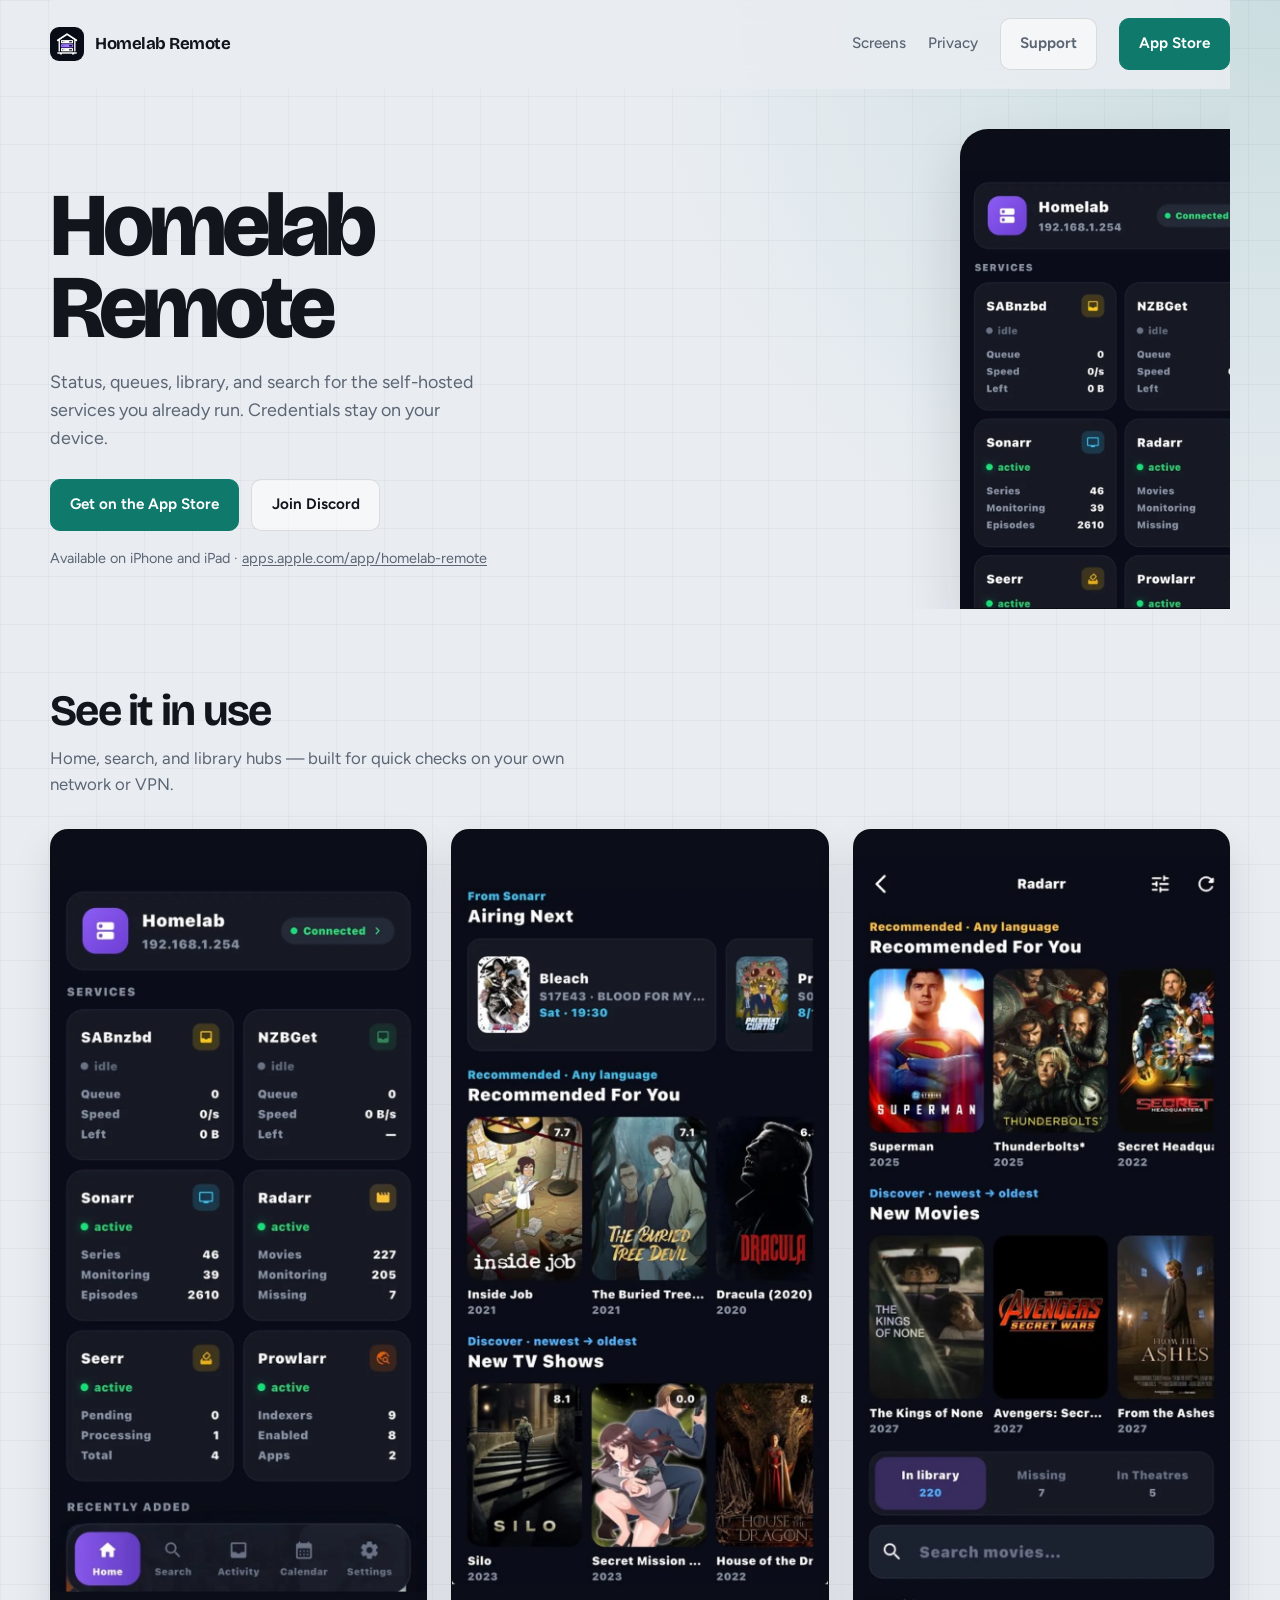
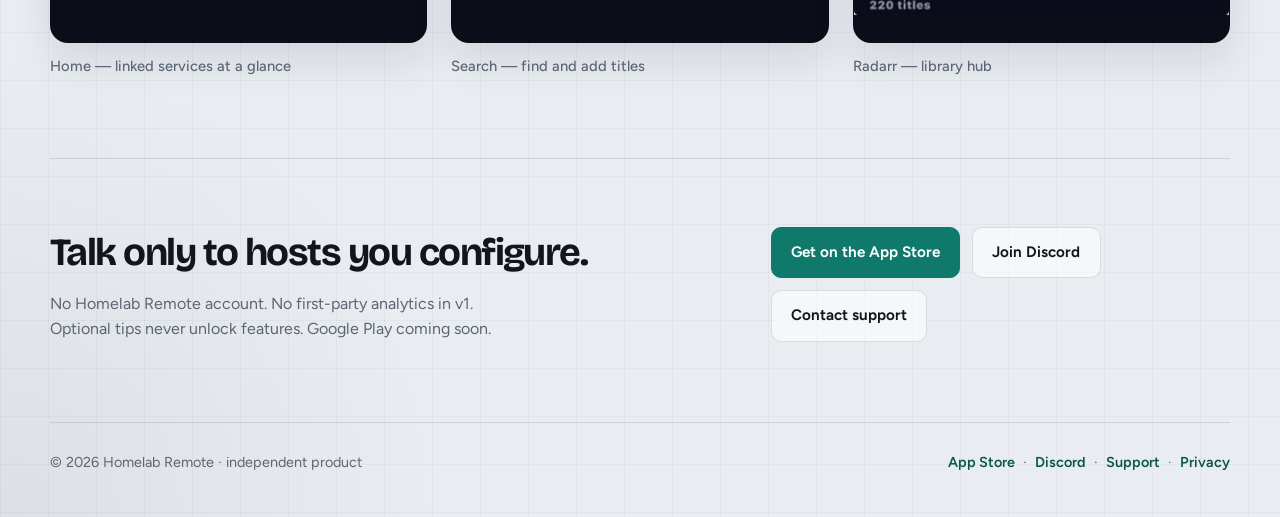
<file: index.html>
<!DOCTYPE html>
<html lang="en">
<head>
  <meta charset="utf-8" />
  <meta name="viewport" content="width=device-width, initial-scale=1" />
  <title>Homelab Remote</title>
  <meta name="description" content="Remote dashboard for the self-hosted services you already run — now on the App Store for iPhone and iPad." />
  <meta property="og:title" content="Homelab Remote" />
  <meta property="og:description" content="Status, queues, library, and search for the services you host — credentials stay on your device." />
  <meta property="og:url" content="https://theyogendradanwar.github.io/homelab-remote-site/" />
  <meta property="og:image" content="https://theyogendradanwar.github.io/homelab-remote-site/media/app-icon.png" />
  <link rel="canonical" href="https://theyogendradanwar.github.io/homelab-remote-site/" />
  <link rel="icon" href="media/app-icon.png" />
  <link rel="preconnect" href="https://fonts.googleapis.com" />
  <link rel="preconnect" href="https://fonts.gstatic.com" crossorigin />
  <link href="https://fonts.googleapis.com/css2?family=Bricolage+Grotesque:opsz,wght@12..96,600;700;800&family=Figtree:wght@400;500;600;700&display=swap" rel="stylesheet" />
  <link rel="stylesheet" href="site.css" />
</head>
<body>
  <div class="wrap">
    <header class="top" id="topnav">
      <a class="brand" href="./">
        <img src="media/app-icon.png" alt="" width="34" height="34" />
        Homelab Remote
      </a>
      <nav class="nav">
        <a class="hide-sm" href="#gallery">Screens</a>
        <a class="hide-sm" href="privacy.html">Privacy</a>
        <a class="btn btn-ghost" href="support.html">Support</a>
        <a class="btn btn-primary" href="https://apps.apple.com/app/homelab-remote/id6797537585" rel="noopener">App Store</a>
      </nav>
    </header>

    <section class="hero">
      <div class="hero-copy">
        <h1 class="hero-brand">Homelab Remote</h1>
        <p class="hero-line">
          Status, queues, library, and search for the self-hosted services you already run. Credentials stay on your device.
        </p>
        <div class="cta-row">
          <a class="btn btn-primary" href="https://apps.apple.com/app/homelab-remote/id6797537585" rel="noopener">Get on the App Store</a>
          <a class="btn btn-ghost" href="https://discord.gg/mcExTeN8hm" rel="noopener">Join Discord</a>
        </div>
        <p class="store-note">
          Available on iPhone and iPad ·
          <a href="https://apps.apple.com/app/homelab-remote/id6797537585" rel="noopener">apps.apple.com/app/homelab-remote</a>
        </p>
      </div>
      <div class="hero-visual" aria-hidden="true">
        <img src="media/shot-home.webp" alt="" width="780" height="1688" />
      </div>
    </section>

    <section class="section" id="gallery">
      <div class="section-head">
        <h2>See it in use</h2>
        <p class="sub">Home, search, and library hubs — built for quick checks on your own network or VPN.</p>
      </div>
      <div class="gallery">
        <figure>
          <img src="media/shot-home.webp" alt="Home dashboard with linked services" loading="lazy" width="780" height="1688" />
          <figcaption>Home — linked services at a glance</figcaption>
        </figure>
        <figure>
          <img src="media/shot-search.webp" alt="Search across managers" loading="lazy" width="780" height="1688" />
          <figcaption>Search — find and add titles</figcaption>
        </figure>
        <figure>
          <img src="media/shot-radarr.webp" alt="Radarr library hub" loading="lazy" width="780" height="1688" />
          <figcaption>Radarr — library hub</figcaption>
        </figure>
      </div>
    </section>

    <section class="closing">
      <div>
        <h2>Talk only to hosts you configure.</h2>
        <p>No Homelab Remote account. No first-party analytics in v1. Optional tips never unlock features. Google Play coming soon.</p>
      </div>
      <div class="closing-actions">
        <a class="btn btn-primary" href="https://apps.apple.com/app/homelab-remote/id6797537585" rel="noopener">Get on the App Store</a>
        <a class="btn btn-ghost" href="https://discord.gg/mcExTeN8hm" rel="noopener">Join Discord</a>
        <a class="btn btn-ghost" href="support.html">Contact support</a>
      </div>
    </section>

    <footer class="site-footer">
      <div>© <span id="y"></span> Homelab Remote · independent product</div>
      <div>
        <a href="https://apps.apple.com/app/homelab-remote/id6797537585" rel="noopener">App Store</a>
        &nbsp;·&nbsp;
        <a href="https://discord.gg/mcExTeN8hm" rel="noopener">Discord</a>
        &nbsp;·&nbsp;
        <a href="support.html">Support</a>
        &nbsp;·&nbsp;
        <a href="privacy.html">Privacy</a>
      </div>
    </footer>
  </div>
  <script>
    document.getElementById('y').textContent = new Date().getFullYear();
    const nav = document.getElementById('topnav');
    addEventListener('scroll', () => nav.classList.toggle('is-stuck', scrollY > 8), { passive: true });
  </script>
</body>
</html>
</file>
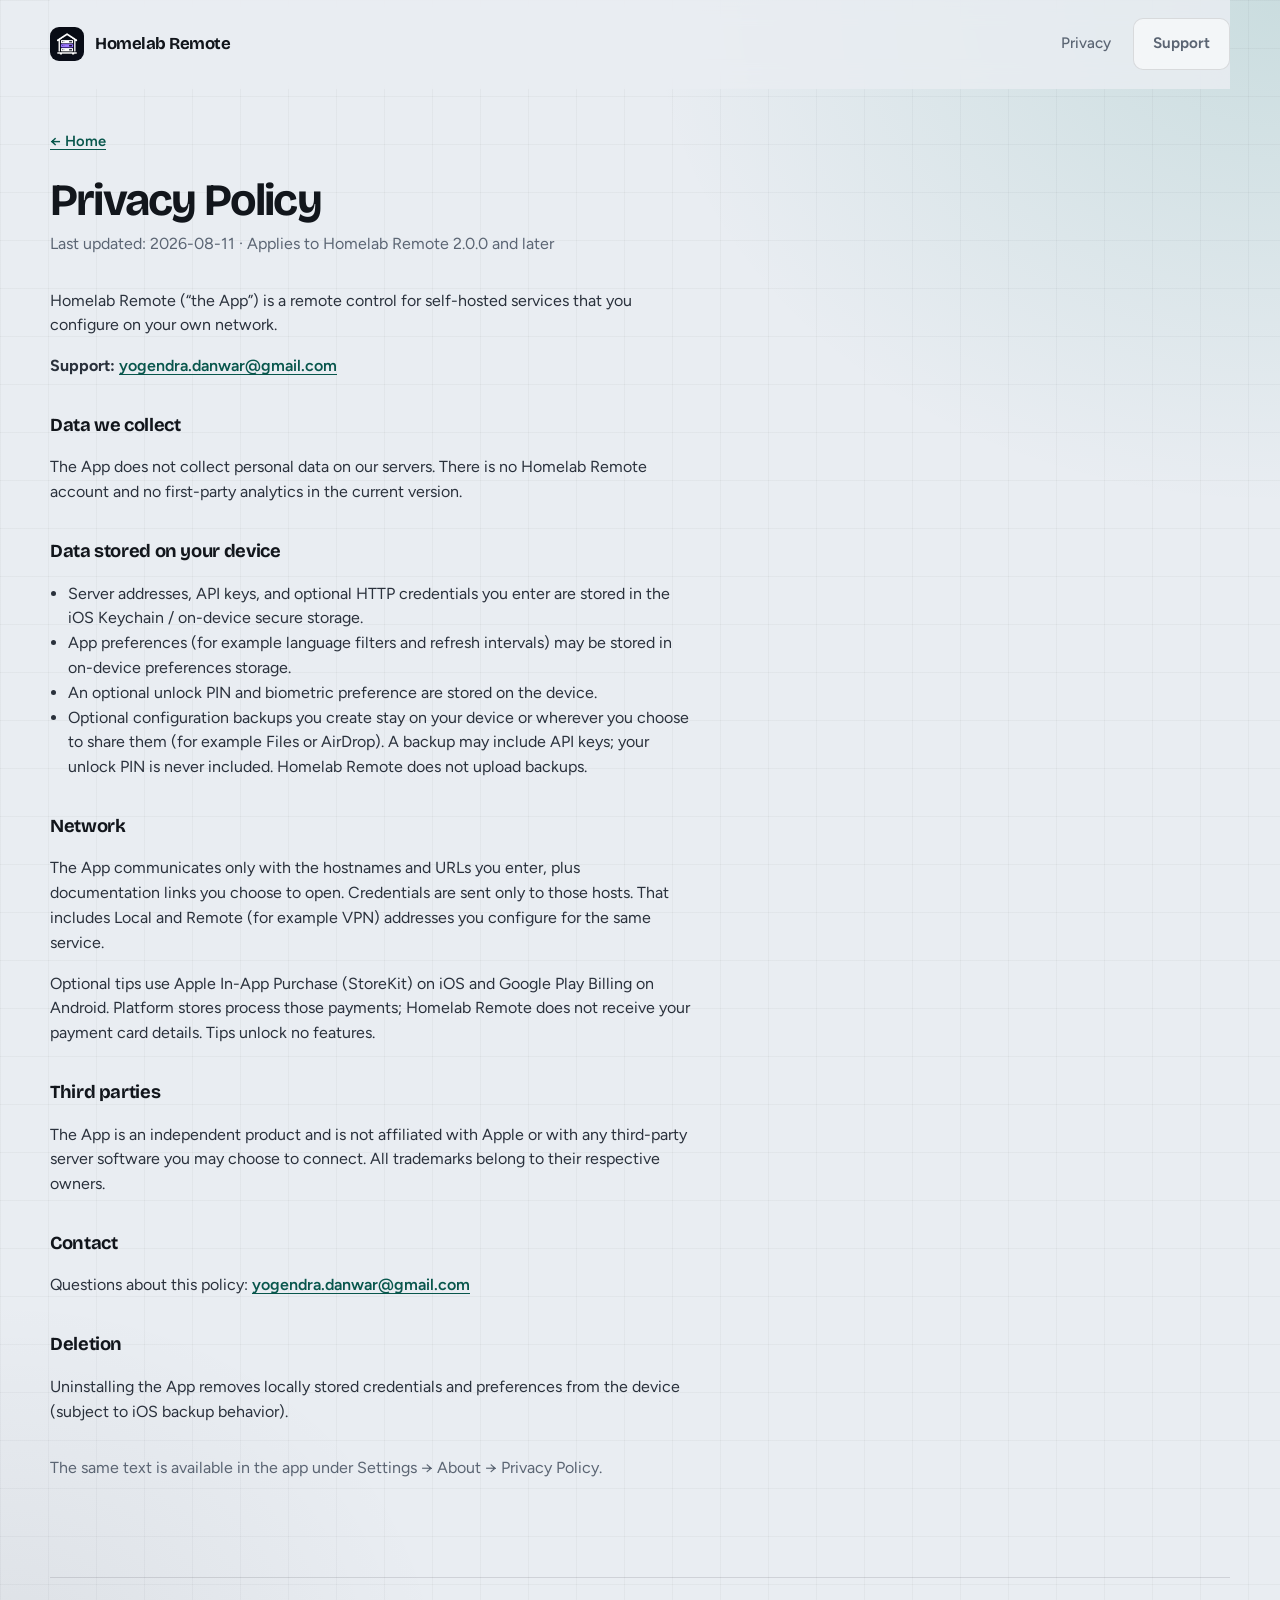
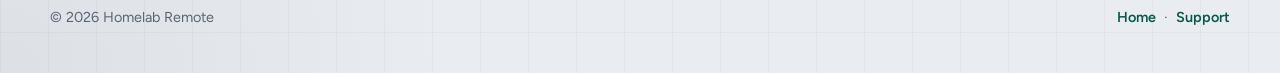
<file: privacy.html>
<!DOCTYPE html>
<html lang="en">
<head>
  <meta charset="utf-8" />
  <meta name="viewport" content="width=device-width, initial-scale=1" />
  <title>Privacy Policy — Homelab Remote</title>
  <meta name="description" content="Privacy Policy for Homelab Remote." />
  <link rel="icon" href="media/app-icon.png" />
  <link rel="preconnect" href="https://fonts.googleapis.com" />
  <link rel="preconnect" href="https://fonts.gstatic.com" crossorigin />
  <link href="https://fonts.googleapis.com/css2?family=Bricolage+Grotesque:opsz,wght@12..96,600;700;800&family=Figtree:wght@400;500;600;700&display=swap" rel="stylesheet" />
  <link rel="stylesheet" href="site.css" />
</head>
<body>
  <div class="wrap">
    <header class="top" id="topnav">
      <a class="brand" href="./">
        <img src="media/app-icon.png" alt="" width="34" height="34" />
        Homelab Remote
      </a>
      <nav class="nav">
        <a class="hide-sm" href="privacy.html">Privacy</a>
        <a class="btn btn-ghost" href="support.html">Support</a>
      </nav>
    </header>

    <main class="page">
      <a class="back" href="./">← Home</a>
      <h1>Privacy Policy</h1>
      <p class="lede">Last updated: 2026-08-11 · Applies to Homelab Remote 2.0.0 and later</p>

      <p>Homelab Remote (“the App”) is a remote control for self-hosted services that you configure on your own network.</p>
      <p><strong>Support:</strong> <a href="mailto:yogendra.danwar@gmail.com">yogendra.danwar@gmail.com</a></p>

      <h2>Data we collect</h2>
      <p>The App does not collect personal data on our servers. There is no Homelab Remote account and no first-party analytics in the current version.</p>

      <h2>Data stored on your device</h2>
      <ul>
        <li>Server addresses, API keys, and optional HTTP credentials you enter are stored in the iOS Keychain / on-device secure storage.</li>
        <li>App preferences (for example language filters and refresh intervals) may be stored in on-device preferences storage.</li>
        <li>An optional unlock PIN and biometric preference are stored on the device.</li>
        <li>Optional configuration backups you create stay on your device or wherever you choose to share them (for example Files or AirDrop). A backup may include API keys; your unlock PIN is never included. Homelab Remote does not upload backups.</li>
      </ul>

      <h2>Network</h2>
      <p>The App communicates only with the hostnames and URLs you enter, plus documentation links you choose to open. Credentials are sent only to those hosts. That includes Local and Remote (for example VPN) addresses you configure for the same service.</p>
      <p>Optional tips use Apple In-App Purchase (StoreKit) on iOS and Google Play Billing on Android. Platform stores process those payments; Homelab Remote does not receive your payment card details. Tips unlock no features.</p>

      <h2>Third parties</h2>
      <p>The App is an independent product and is not affiliated with Apple or with any third-party server software you may choose to connect. All trademarks belong to their respective owners.</p>

      <h2>Contact</h2>
      <p>Questions about this policy: <a href="mailto:yogendra.danwar@gmail.com">yogendra.danwar@gmail.com</a></p>

      <h2>Deletion</h2>
      <p>Uninstalling the App removes locally stored credentials and preferences from the device (subject to iOS backup behavior).</p>

      <p class="lede" style="margin-top:2rem">The same text is available in the app under Settings → About → Privacy Policy.</p>
    </main>

    <footer class="site-footer">
      <div>© <span id="y"></span> Homelab Remote</div>
      <div>
        <a href="./">Home</a>
        &nbsp;·&nbsp;
        <a href="support.html">Support</a>
      </div>
    </footer>
  </div>
  <script>
    document.getElementById('y').textContent = new Date().getFullYear();
    const nav = document.getElementById('topnav');
    addEventListener('scroll', () => nav.classList.toggle('is-stuck', scrollY > 8), { passive: true });
  </script>
</body>
</html>
</file>
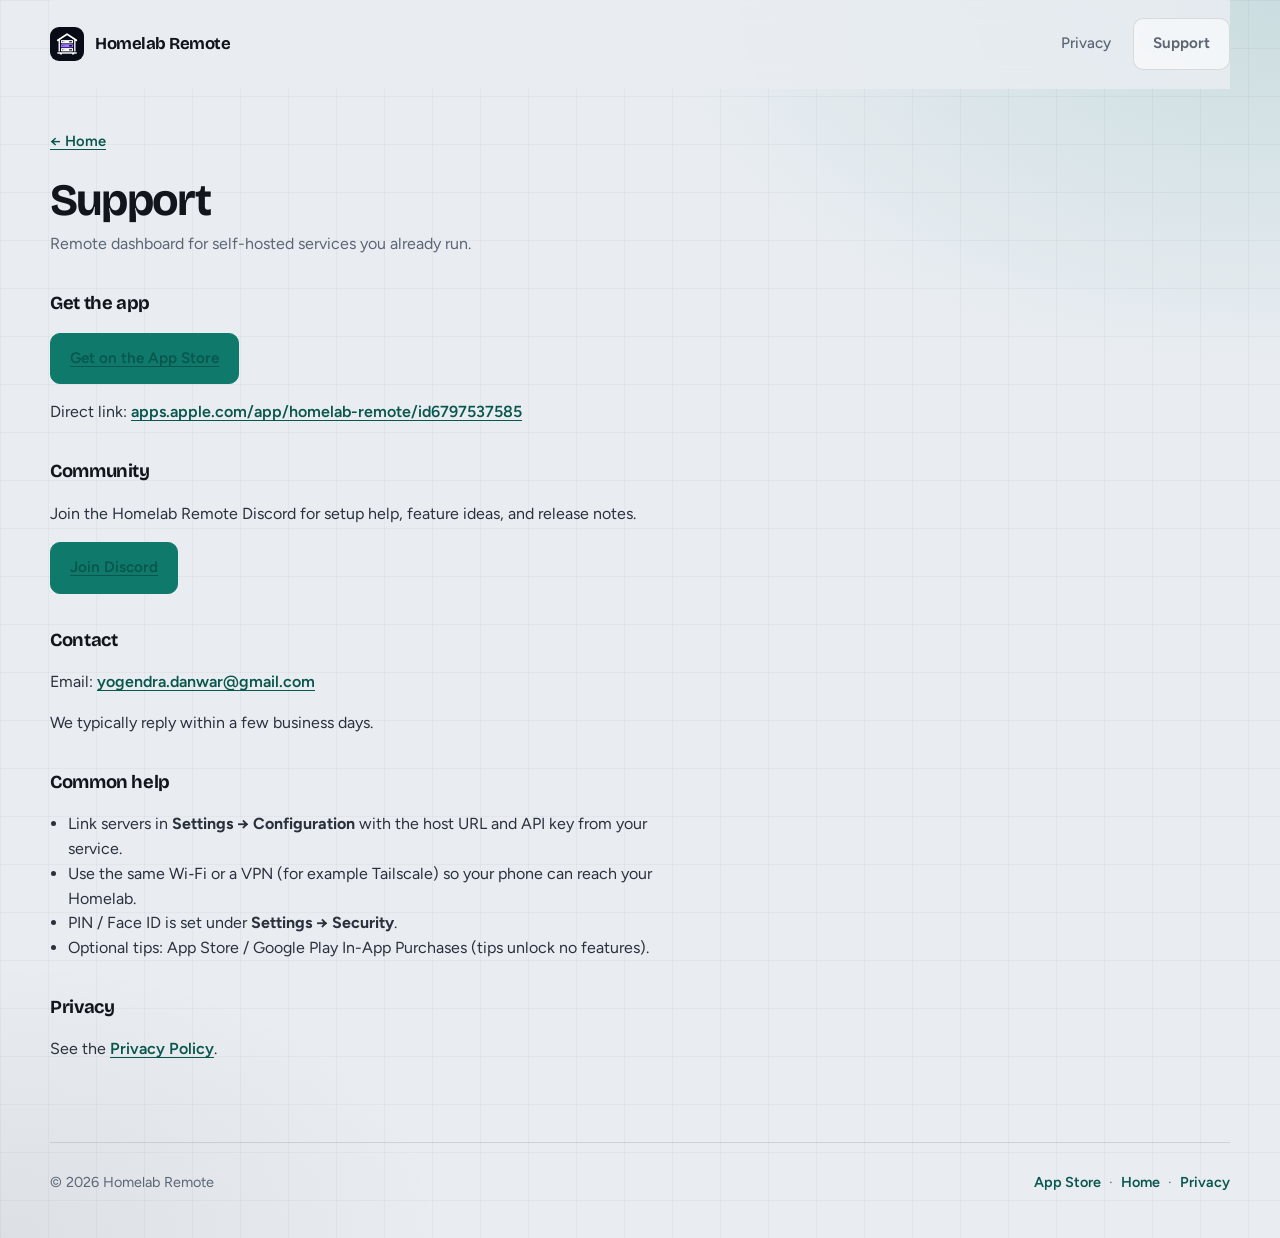
<file: support.html>
<!DOCTYPE html>
<html lang="en">
<head>
  <meta charset="utf-8" />
  <meta name="viewport" content="width=device-width, initial-scale=1" />
  <title>Support — Homelab Remote</title>
  <meta name="description" content="Support for Homelab Remote — contact and common setup help." />
  <link rel="icon" href="media/app-icon.png" />
  <link rel="preconnect" href="https://fonts.googleapis.com" />
  <link rel="preconnect" href="https://fonts.gstatic.com" crossorigin />
  <link href="https://fonts.googleapis.com/css2?family=Bricolage+Grotesque:opsz,wght@12..96,600;700;800&family=Figtree:wght@400;500;600;700&display=swap" rel="stylesheet" />
  <link rel="stylesheet" href="site.css" />
</head>
<body>
  <div class="wrap">
    <header class="top" id="topnav">
      <a class="brand" href="./">
        <img src="media/app-icon.png" alt="" width="34" height="34" />
        Homelab Remote
      </a>
      <nav class="nav">
        <a class="hide-sm" href="privacy.html">Privacy</a>
        <a class="btn btn-ghost" href="support.html">Support</a>
      </nav>
    </header>

    <main class="page">
      <a class="back" href="./">← Home</a>
      <h1>Support</h1>
      <p class="lede">Remote dashboard for self-hosted services you already run.</p>

      <h2>Get the app</h2>
      <p>
        <a class="btn btn-primary" href="https://apps.apple.com/app/homelab-remote/id6797537585" rel="noopener">Get on the App Store</a>
      </p>
      <p>
        Direct link:
        <a href="https://apps.apple.com/app/homelab-remote/id6797537585" rel="noopener">apps.apple.com/app/homelab-remote/id6797537585</a>
      </p>

      <h2>Community</h2>
      <p>
        Join the Homelab Remote Discord for setup help, feature ideas, and release notes.
      </p>
      <p>
        <a class="btn btn-primary" href="https://discord.gg/mcExTeN8hm" rel="noopener">Join Discord</a>
      </p>

      <h2>Contact</h2>
      <p>
        Email:
        <a href="mailto:yogendra.danwar@gmail.com">yogendra.danwar@gmail.com</a>
      </p>
      <p>We typically reply within a few business days.</p>

      <h2>Common help</h2>
      <ul>
        <li>Link servers in <strong>Settings → Configuration</strong> with the host URL and API key from your service.</li>
        <li>Use the same Wi‑Fi or a VPN (for example Tailscale) so your phone can reach your Homelab.</li>
        <li>PIN / Face ID is set under <strong>Settings → Security</strong>.</li>
        <li>Optional tips: App Store / Google Play In-App Purchases (tips unlock no features).</li>
      </ul>

      <h2>Privacy</h2>
      <p>See the <a href="privacy.html">Privacy Policy</a>.</p>
    </main>

    <footer class="site-footer">
      <div>© <span id="y"></span> Homelab Remote</div>
      <div>
        <a href="https://apps.apple.com/app/homelab-remote/id6797537585" rel="noopener">App Store</a>
        &nbsp;·&nbsp;
        <a href="./">Home</a>
        &nbsp;·&nbsp;
        <a href="privacy.html">Privacy</a>
      </div>
    </footer>
  </div>
  <script>
    document.getElementById('y').textContent = new Date().getFullYear();
    const nav = document.getElementById('topnav');
    addEventListener('scroll', () => nav.classList.toggle('is-stuck', scrollY > 8), { passive: true });
  </script>
</body>
</html>
</file>
<file: site.css>
:root {
  --paper: #e9edf2;
  --ink: #12161c;
  --muted: #5b6573;
  --line: rgba(18, 22, 28, 0.12);
  --accent: #0f7a6c;
  --accent-ink: #08564c;
  --surface: rgba(255, 255, 255, 0.55);
  --shadow: 0 28px 60px rgba(18, 22, 28, 0.14);
  --font-display: "Bricolage Grotesque", sans-serif;
  --font-body: "Figtree", system-ui, sans-serif;
}

* { box-sizing: border-box; }
html { scroll-behavior: smooth; }
body {
  margin: 0;
  color: var(--ink);
  font-family: var(--font-body);
  background-color: var(--paper);
  background-image:
    linear-gradient(rgba(18, 22, 28, 0.035) 1px, transparent 1px),
    linear-gradient(90deg, rgba(18, 22, 28, 0.035) 1px, transparent 1px),
    radial-gradient(ellipse 90% 55% at 100% 0%, rgba(15, 122, 108, 0.14), transparent 55%),
    radial-gradient(ellipse 70% 45% at 0% 100%, rgba(18, 22, 28, 0.06), transparent 50%);
  background-size: 48px 48px, 48px 48px, auto, auto;
  line-height: 1.55;
  min-height: 100vh;
}
a { color: inherit; text-decoration: none; }
img { max-width: 100%; height: auto; display: block; }

.wrap {
  width: min(1180px, calc(100% - 2.5rem));
  margin-inline: auto;
}

.top {
  display: flex;
  align-items: center;
  justify-content: space-between;
  padding: 1.15rem 0;
  position: sticky;
  top: 0;
  z-index: 30;
  backdrop-filter: blur(12px);
  background: color-mix(in srgb, var(--paper) 82%, transparent);
  border-bottom: 1px solid transparent;
}
.top.is-stuck { border-bottom-color: var(--line); }

.brand {
  display: inline-flex;
  align-items: center;
  gap: 0.7rem;
  font-family: var(--font-display);
  font-weight: 700;
  letter-spacing: -0.03em;
  font-size: 1.05rem;
}
.brand img {
  width: 34px;
  height: 34px;
  border-radius: 9px;
}

.nav {
  display: flex;
  gap: 1.35rem;
  align-items: center;
  color: var(--muted);
  font-size: 0.95rem;
  font-weight: 500;
}
.nav a:hover { color: var(--ink); }

.btn {
  display: inline-flex;
  align-items: center;
  justify-content: center;
  gap: 0.45rem;
  padding: 0.8rem 1.2rem;
  border-radius: 10px;
  font-weight: 650;
  font-size: 0.95rem;
  border: 1px solid var(--line);
  transition: transform 0.25s ease, background 0.25s ease, color 0.25s ease;
}
.btn:hover { transform: translateY(-2px); }
.btn-primary {
  background: var(--accent);
  border-color: var(--accent);
  color: #fff;
}
.btn-primary:hover { background: var(--accent-ink); }
.btn-ghost {
  background: var(--surface);
}

/* —— Landing hero: one composition —— */
.hero {
  display: grid;
  grid-template-columns: minmax(0, 0.95fr) minmax(0, 1.05fr);
  gap: 1.5rem;
  align-items: end;
  padding: 2.5rem 0 0;
  overflow: hidden;
}
.hero-copy {
  padding-bottom: 2.5rem;
  animation: rise 0.8s ease both;
}
.hero-brand {
  font-family: var(--font-display);
  font-weight: 800;
  font-size: clamp(3rem, 8vw, 5.6rem);
  line-height: 0.92;
  letter-spacing: -0.055em;
  margin: 0 0 1.15rem;
}
.hero-line {
  margin: 0 0 1.75rem;
  max-width: 28rem;
  color: var(--muted);
  font-size: 1.12rem;
}
.cta-row {
  display: flex;
  flex-wrap: wrap;
  gap: 0.75rem;
}
.store-note {
  margin: 1rem 0 0;
  font-size: 0.9rem;
  color: var(--muted);
}
.store-note a {
  text-decoration: underline;
  text-underline-offset: 2px;
}
.closing-actions {
  display: flex;
  flex-wrap: wrap;
  gap: 0.75rem;
  align-items: center;
}

.hero-visual {
  position: relative;
  display: flex;
  align-items: flex-end;
  justify-content: flex-end;
  margin-right: calc((100vw - min(1180px, 100vw - 2.5rem)) / -2);
  animation: slide-in 1s cubic-bezier(0.22, 1, 0.36, 1) 0.15s both;
}
.hero-visual img {
  width: min(320px, 45vw);
  max-height: 480px;
  height: auto;
  aspect-ratio: 780 / 1688;
  object-fit: cover;
  object-position: top;
  border-radius: 28px 0 0 0;
  box-shadow: var(--shadow);
  border: 1px solid var(--line);
  border-right: 0;
  background: #0b0d12;
}

.section {
  padding: 5rem 0 1rem;
}
.section-head {
  max-width: 34rem;
  margin-bottom: 2rem;
  animation: rise 0.7s ease both;
}
.section h2 {
  font-family: var(--font-display);
  font-size: clamp(1.9rem, 3.4vw, 2.7rem);
  letter-spacing: -0.04em;
  line-height: 1.05;
  margin: 0 0 0.65rem;
}
.section p.sub {
  margin: 0;
  color: var(--muted);
  font-size: 1.05rem;
}

.gallery {
  display: grid;
  grid-template-columns: repeat(3, 1fr);
  gap: 1.5rem;
  padding-bottom: 2rem;
}
.gallery figure {
  margin: 0;
  animation: rise 0.75s ease both;
}
.gallery figure:nth-child(2) { animation-delay: 0.08s; }
.gallery figure:nth-child(3) { animation-delay: 0.16s; }
.gallery img {
  width: 100%;
  height: auto;
  border-radius: 18px;
  border: 1px solid var(--line);
  box-shadow: 0 18px 40px rgba(18, 22, 28, 0.1);
  background: #0b0d12;
  transition: transform 0.35s ease;
}
.gallery figure:hover img { transform: translateY(-6px); }
.gallery figcaption {
  margin-top: 0.75rem;
  color: var(--muted);
  font-size: 0.92rem;
  font-weight: 500;
}

.closing {
  padding: 4rem 0 5rem;
  border-top: 1px solid var(--line);
  margin-top: 2rem;
  display: grid;
  grid-template-columns: 1.2fr 0.8fr;
  gap: 2rem;
  align-items: end;
}
.closing h2 {
  font-family: var(--font-display);
  font-size: clamp(1.8rem, 3vw, 2.4rem);
  letter-spacing: -0.04em;
  margin: 0 0 0.6rem;
}
.closing p {
  margin: 0;
  color: var(--muted);
  max-width: 28rem;
}

.site-footer {
  border-top: 1px solid var(--line);
  padding: 1.75rem 0 2.75rem;
  display: flex;
  justify-content: space-between;
  gap: 1rem;
  flex-wrap: wrap;
  color: var(--muted);
  font-size: 0.9rem;
}
.site-footer a {
  color: var(--accent-ink);
  font-weight: 600;
}

/* —— Support / Privacy —— */
.page {
  padding: 2.5rem 0 4rem;
  max-width: 40rem;
  animation: rise 0.65s ease both;
}
.page h1 {
  font-family: var(--font-display);
  font-size: clamp(2rem, 5vw, 2.8rem);
  letter-spacing: -0.04em;
  line-height: 1.05;
  margin: 0 0 0.5rem;
}
.page .lede {
  color: var(--muted);
  margin: 0 0 2rem;
}
.page h2 {
  font-family: var(--font-display);
  font-size: 1.15rem;
  letter-spacing: -0.02em;
  margin: 2rem 0 0.55rem;
}
.page p, .page li { color: #2a313c; }
.page ul { padding-left: 1.15rem; }
.page a { color: var(--accent-ink); font-weight: 600; text-decoration: underline; text-underline-offset: 3px; }
.back {
  display: inline-flex;
  align-items: center;
  gap: 0.35rem;
  color: var(--muted);
  font-weight: 600;
  font-size: 0.92rem;
  margin-bottom: 1.5rem;
  text-decoration: none;
}
.back:hover { color: var(--ink); }

@keyframes rise {
  from { opacity: 0; transform: translateY(18px); }
  to { opacity: 1; transform: translateY(0); }
}
@keyframes slide-in {
  from { opacity: 0; transform: translateX(48px); }
  to { opacity: 1; transform: translateX(0); }
}

@media (max-width: 900px) {
  .hero {
    grid-template-columns: 1fr;
    min-height: auto;
    padding-top: 1.5rem;
  }
  .hero-copy { padding-bottom: 1.5rem; }
  .hero-visual {
    margin-right: 0;
    min-height: 0;
    justify-content: center;
  }
  .hero-visual img {
    width: min(260px, 72vw);
    max-height: 400px;
    height: auto;
    aspect-ratio: 780 / 1688;
    object-fit: cover;
    object-position: top;
    border-radius: 24px 24px 0 0;
    border-right: 1px solid var(--line);
  }
  .gallery { grid-template-columns: 1fr; max-width: 320px; }
  .closing { grid-template-columns: 1fr; }
  .nav .hide-sm { display: none; }
}

@media (prefers-reduced-motion: reduce) {
  *, *::before, *::after {
    animation: none !important;
    transition: none !important;
  }
}
</file>
